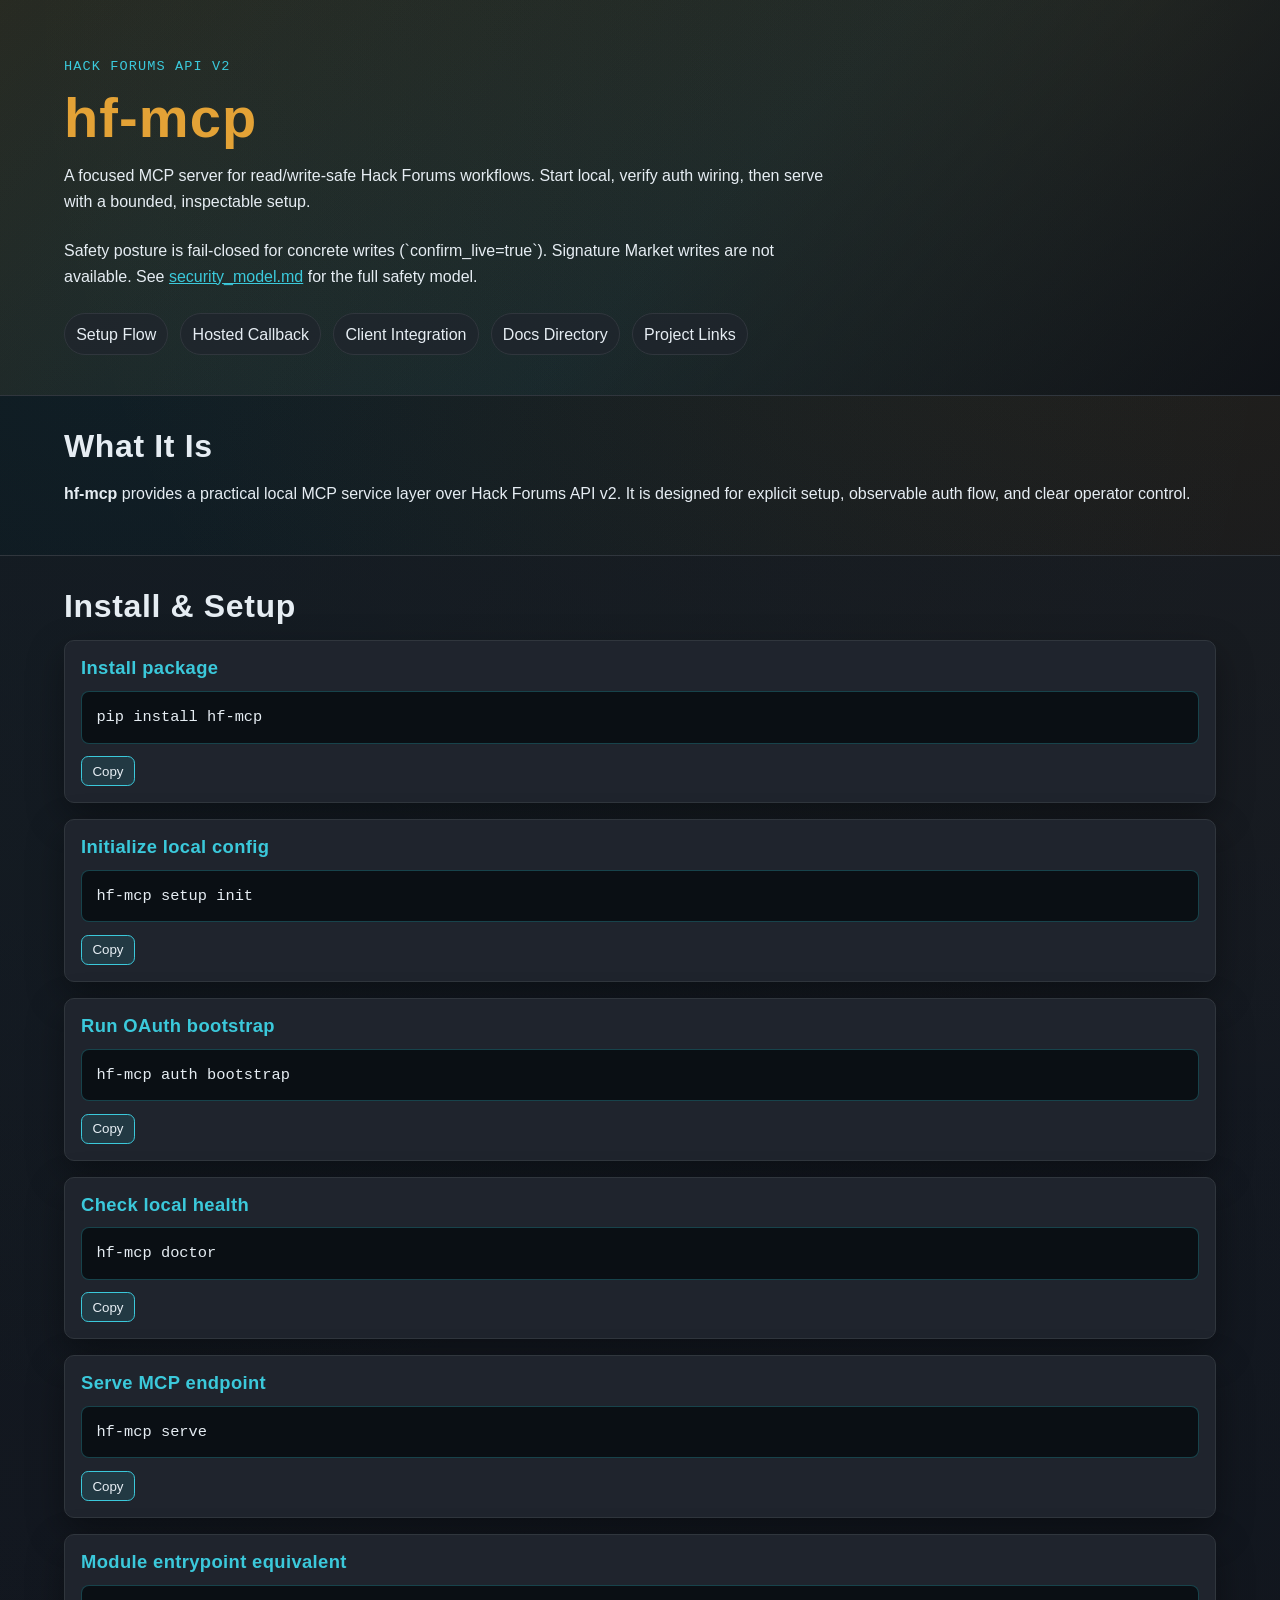
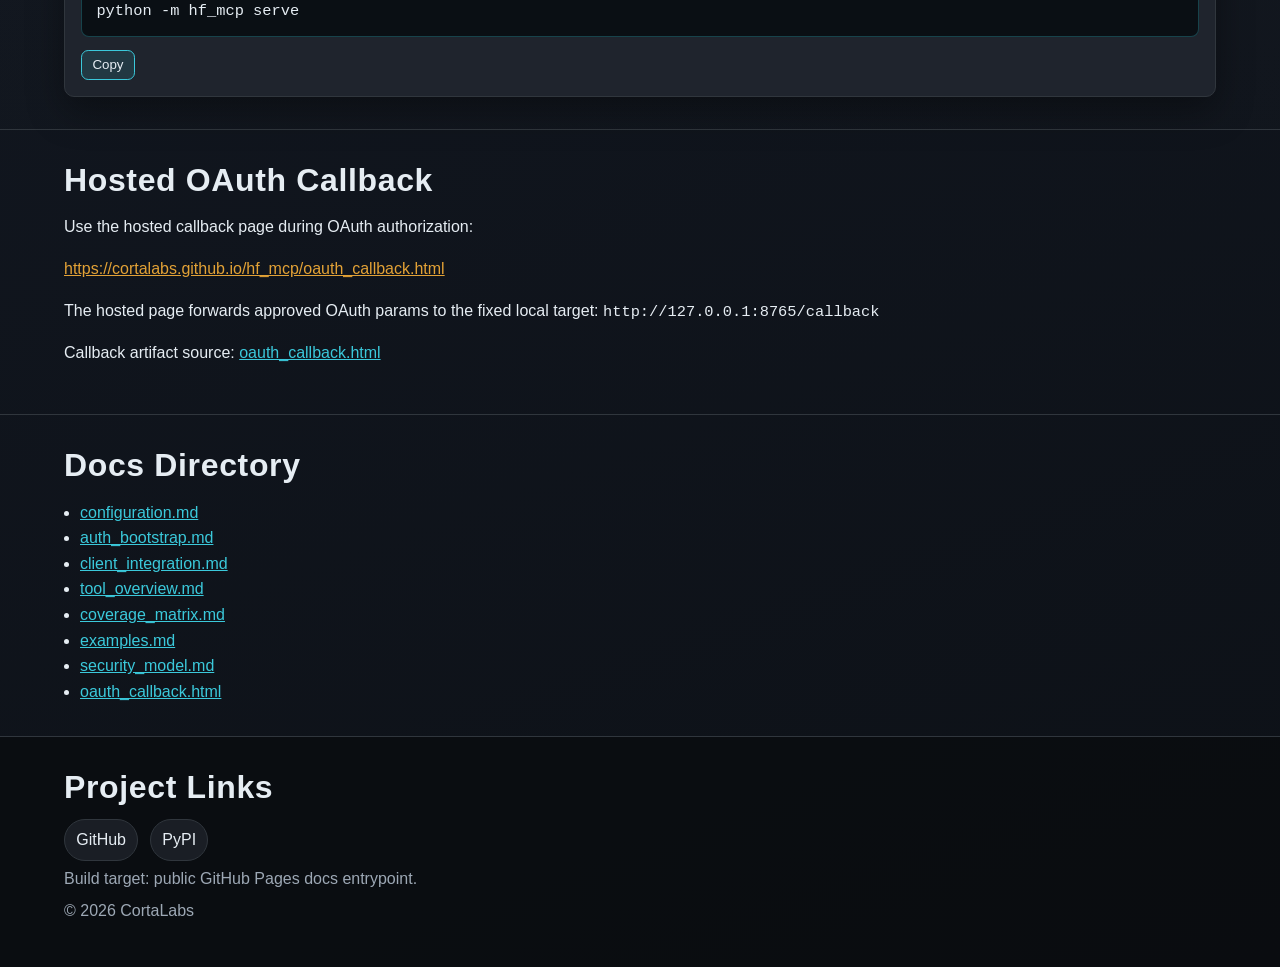
<file: docs/index.html>
<!doctype html>
<html lang="en">
<head>
  <meta charset="utf-8">
  <meta name="viewport" content="width=device-width, initial-scale=1">
  <meta name="description" content="hf-mcp is a Hack Forums API v2 MCP server with explicit setup, OAuth bootstrap, and local runtime checks.">
  <title>hf-mcp | Hack Forums MCP Server</title>
  <link rel="stylesheet" href="styles.css">
</head>
<body>
  <a class="skip-link" href="#main">Skip to content</a>
  <header class="site-header" role="banner">
    <div class="shell">
      <p class="kicker">Hack Forums API v2</p>
      <h1>hf-mcp</h1>
      <p class="lede">
        A focused MCP server for read/write-safe Hack Forums workflows.
        Start local, verify auth wiring, then serve with a bounded, inspectable setup.
      </p>
      <p class="lede">
        Safety posture is fail-closed for concrete writes (`confirm_live=true`).
        Signature Market writes are not available.
        See <a href="security_model.md">security_model.md</a> for the full
        safety model.
      </p>
      <nav aria-label="Primary">
        <ul class="inline-nav">
          <li><a href="#setup">Setup Flow</a></li>
          <li><a href="#callback">Hosted Callback</a></li>
          <li><a href="client_integration.md">Client Integration</a></li>
          <li><a href="#docs">Docs Directory</a></li>
          <li><a href="#links">Project Links</a></li>
        </ul>
      </nav>
    </div>
  </header>

  <main id="main">
    <section class="panel" aria-labelledby="what-is-title">
      <div class="shell">
        <h2 id="what-is-title">What It Is</h2>
        <p>
          <strong>hf-mcp</strong> provides a practical local MCP service layer over Hack Forums API v2.
          It is designed for explicit setup, observable auth flow, and clear operator control.
        </p>
      </div>
    </section>

    <section class="panel panel-accent" id="setup" aria-labelledby="setup-title">
      <div class="shell">
        <h2 id="setup-title">Install &amp; Setup</h2>
        <ol class="flow-list">
          <li>
            <h3>Install package</h3>
            <pre><code>pip install hf-mcp</code></pre>
            <button class="copy-btn" type="button" data-copy="pip install hf-mcp">Copy</button>
          </li>
          <li>
            <h3>Initialize local config</h3>
            <pre><code>hf-mcp setup init</code></pre>
            <button class="copy-btn" type="button" data-copy="hf-mcp setup init">Copy</button>
          </li>
          <li>
            <h3>Run OAuth bootstrap</h3>
            <pre><code>hf-mcp auth bootstrap</code></pre>
            <button class="copy-btn" type="button" data-copy="hf-mcp auth bootstrap">Copy</button>
          </li>
          <li>
            <h3>Check local health</h3>
            <pre><code>hf-mcp doctor</code></pre>
            <button class="copy-btn" type="button" data-copy="hf-mcp doctor">Copy</button>
          </li>
          <li>
            <h3>Serve MCP endpoint</h3>
            <pre><code>hf-mcp serve</code></pre>
            <button class="copy-btn" type="button" data-copy="hf-mcp serve">Copy</button>
          </li>
          <li>
            <h3>Module entrypoint equivalent</h3>
            <pre><code>python -m hf_mcp serve</code></pre>
            <button class="copy-btn" type="button" data-copy="python -m hf_mcp serve">Copy</button>
          </li>
        </ol>
      </div>
    </section>

    <section class="panel" id="callback" aria-labelledby="callback-title">
      <div class="shell">
        <h2 id="callback-title">Hosted OAuth Callback</h2>
        <p>
          Use the hosted callback page during OAuth authorization:
        </p>
        <p>
          <a class="terminal-link" href="https://cortalabs.github.io/hf_mcp/oauth_callback.html">https://cortalabs.github.io/hf_mcp/oauth_callback.html</a>
        </p>
        <p>
          The hosted page forwards approved OAuth params to the fixed local target:
          <code>http://127.0.0.1:8765/callback</code>
        </p>
        <p>
          Callback artifact source: <a href="oauth_callback.html">oauth_callback.html</a>
        </p>
      </div>
    </section>

    <section class="panel" id="docs" aria-labelledby="docs-title">
      <div class="shell">
        <h2 id="docs-title">Docs Directory</h2>
        <ul class="docs-list">
          <li><a href="configuration.md">configuration.md</a></li>
          <li><a href="auth_bootstrap.md">auth_bootstrap.md</a></li>
          <li><a href="client_integration.md">client_integration.md</a></li>
          <li><a href="tool_overview.md">tool_overview.md</a></li>
          <li><a href="coverage_matrix.md">coverage_matrix.md</a></li>
          <li><a href="examples.md">examples.md</a></li>
          <li><a href="security_model.md">security_model.md</a></li>
          <li><a href="oauth_callback.html">oauth_callback.html</a></li>
        </ul>
      </div>
    </section>
  </main>

  <footer class="site-footer" id="links">
    <div class="shell">
      <h2>Project Links</h2>
      <ul class="inline-nav">
        <li><a href="https://github.com/CortaLabs/hf_mcp">GitHub</a></li>
        <li><a href="https://pypi.org/project/hf-mcp/">PyPI</a></li>
      </ul>
      <p class="timestamp">Build target: public GitHub Pages docs entrypoint.</p>
      <p class="timestamp">© <span id="year">2026</span> CortaLabs</p>
    </div>
  </footer>

  <script src="app.js"></script>
</body>
</html>
</file>
<file: docs/styles.css>
:root {
  --bg: #0d1117;
  --bg-elevated: #161b22;
  --bg-soft: #1f242d;
  --text: #e6edf3;
  --muted: #9da8b5;
  --signal-amber: #e3a236;
  --signal-cyan: #3bc9db;
  --border: #30363d;
  --focus: #3bc9db;
  --radius: 0.625rem;
  --shadow: 0 14px 36px rgba(0, 0, 0, 0.35);
}

*,
*::before,
*::after {
  box-sizing: border-box;
}

html,
body {
  margin: 0;
  padding: 0;
}

body {
  font-family: "IBM Plex Sans", "Segoe UI", "Helvetica Neue", sans-serif;
  background:
    radial-gradient(circle at 10% 10%, rgba(59, 201, 219, 0.08), transparent 45%),
    radial-gradient(circle at 90% 0%, rgba(227, 162, 54, 0.12), transparent 40%),
    linear-gradient(160deg, #0b0f14 0%, #11161f 50%, #0d1117 100%);
  color: var(--text);
  line-height: 1.6;
  min-height: 100vh;
}

.shell {
  width: min(72rem, 100% - 2rem);
  margin: 0 auto;
}

.skip-link {
  position: absolute;
  left: -999px;
  top: 0.5rem;
  z-index: 1000;
  background: var(--bg-elevated);
  border: 2px solid var(--focus);
  color: var(--text);
  padding: 0.5rem 0.75rem;
  border-radius: var(--radius);
}

.skip-link:focus-visible {
  left: 0.75rem;
}

.site-header {
  border-bottom: 1px solid var(--border);
  background: linear-gradient(135deg, rgba(227, 162, 54, 0.12), rgba(59, 201, 219, 0.05) 55%, rgba(13, 17, 23, 0.85));
}

.site-header .shell {
  padding: 3.5rem 0 2.5rem;
}

.kicker {
  font-family: "IBM Plex Mono", "Consolas", monospace;
  text-transform: uppercase;
  letter-spacing: 0.08em;
  color: var(--signal-cyan);
  margin: 0 0 0.5rem;
  font-size: 0.85rem;
}

h1,
h2,
h3 {
  font-family: "Rajdhani", "IBM Plex Sans", sans-serif;
  letter-spacing: 0.02em;
  margin: 0 0 0.8rem;
  line-height: 1.15;
}

h1 {
  font-size: clamp(2rem, 6vw, 3.5rem);
  color: var(--signal-amber);
}

h2 {
  font-size: clamp(1.4rem, 4vw, 2rem);
}

h3 {
  font-size: 1.15rem;
  color: var(--signal-cyan);
}

.lede {
  max-width: 48rem;
  margin: 0 0 1.5rem;
  color: var(--text);
}

.panel {
  padding: 2rem 0;
}

.panel + .panel {
  border-top: 1px solid var(--border);
}

.panel-accent {
  background: linear-gradient(180deg, rgba(22, 27, 34, 0.7), rgba(22, 27, 34, 0.25));
}

.inline-nav {
  list-style: none;
  padding: 0;
  margin: 0;
  display: flex;
  flex-wrap: wrap;
  gap: 0.75rem;
}

.inline-nav a {
  display: inline-block;
  color: var(--text);
  text-decoration: none;
  border: 1px solid var(--border);
  padding: 0.45rem 0.7rem;
  border-radius: 999px;
  background: rgba(31, 36, 45, 0.75);
}

.flow-list {
  margin: 1rem 0 0;
  padding: 0;
  list-style: none;
  display: grid;
  gap: 1rem;
}

.flow-list li {
  border: 1px solid var(--border);
  border-radius: var(--radius);
  padding: 1rem;
  background: var(--bg-soft);
  box-shadow: var(--shadow);
}

pre {
  margin: 0.6rem 0 0.8rem;
  padding: 0.8rem 0.9rem;
  overflow-x: auto;
  max-width: 100%;
  border-radius: 0.5rem;
  border: 1px solid rgba(59, 201, 219, 0.28);
  background: #0a0f14;
}

code {
  font-family: "IBM Plex Mono", "Fira Code", "Consolas", monospace;
  font-size: 0.96rem;
  word-break: break-word;
}

.copy-btn {
  border: 1px solid var(--signal-cyan);
  color: var(--text);
  background: rgba(59, 201, 219, 0.12);
  padding: 0.4rem 0.65rem;
  border-radius: 0.45rem;
  cursor: pointer;
}

.copy-btn[disabled] {
  opacity: 0.55;
  cursor: default;
}

.terminal-link {
  color: var(--signal-amber);
  overflow-wrap: anywhere;
}

.docs-list {
  margin: 1rem 0 0;
  padding-left: 1rem;
}

.docs-list a {
  color: var(--signal-cyan);
}

.site-footer {
  border-top: 1px solid var(--border);
  background: rgba(10, 12, 16, 0.86);
}

.site-footer .shell {
  padding: 2rem 0 2.8rem;
}

.timestamp {
  margin: 0.35rem 0 0;
  color: var(--muted);
}

a {
  color: var(--signal-cyan);
}

a:focus-visible,
button:focus-visible {
  outline: 2px solid var(--focus);
  outline-offset: 3px;
}

a:hover,
button:hover {
  filter: brightness(1.1);
}

@media (max-width: 42rem) {
  .site-header .shell {
    padding-top: 2.5rem;
  }

  .panel {
    padding: 1.6rem 0;
  }

  .inline-nav {
    gap: 0.5rem;
  }

  .inline-nav a {
    font-size: 0.95rem;
  }
}

@media (prefers-reduced-motion: reduce) {
  *,
  *::before,
  *::after {
    animation: none !important;
    transition: none !important;
    scroll-behavior: auto !important;
  }
}
</file>
